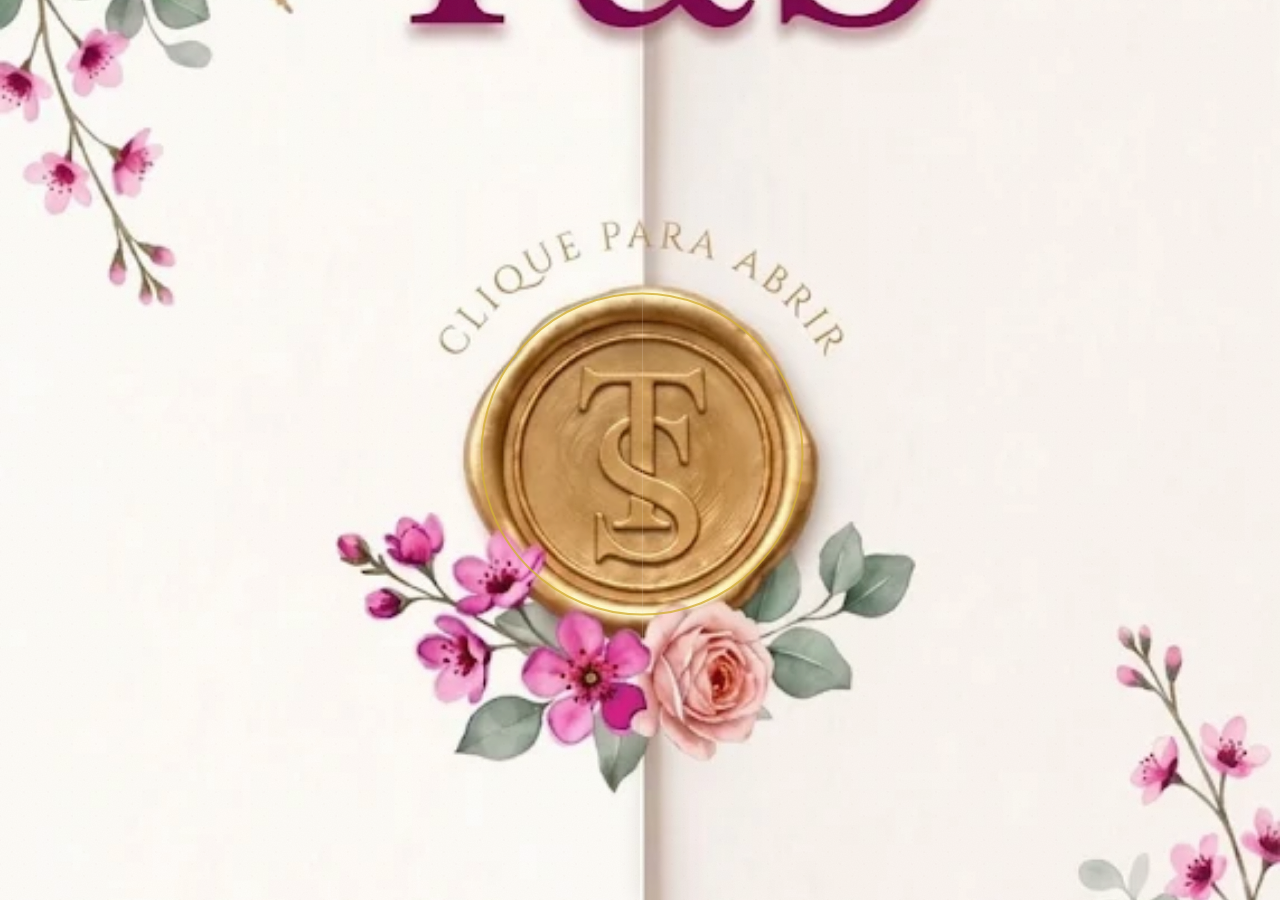
<file: index.html>
<!DOCTYPE html>
<html lang="pt-BR">
<head>
  <meta charset="UTF-8">
  <meta name="viewport" content="width=device-width, initial-scale=1.0, maximum-scale=1.0, user-scalable=no, viewport-fit=cover">
  <meta name="theme-color" content="#FAF9F6">
  <title>Convite de Casamento | T &amp; S</title>
  <meta name="description" content="Convite digital de casamento - T & S - Fevereiro de 2027">

  <!-- Open Graph / Facebook / WhatsApp -->
  <meta property="og:type" content="website">
  <meta property="og:url" content="https://sandraetutti.netlify.app/">
  <meta property="og:title" content="Casamento | Sandra &amp; Tutti">
  <meta property="og:description" content="Este é um convite para celebrar conosco a união de dois corações.">
  <meta property="og:image" content="https://sandraetutti.netlify.app/og-image.jpg">
  <meta property="og:image:width" content="1200">
  <meta property="og:image:height" content="630">
  
  <!-- Twitter -->
  <meta property="twitter:card" content="summary_large_image">
  <meta property="twitter:url" content="https://sandraetutti.netlify.app/">
  <meta property="twitter:title" content="Casamento | Sandra &amp; Tutti">
  <meta property="twitter:description" content="Este é um convite para celebrar conosco a união de dois corações.">
  <meta property="twitter:image" content="https://sandraetutti.netlify.app/og-image.jpg">

  <link rel="preconnect" href="https://fonts.googleapis.com">
  <link rel="preconnect" href="https://fonts.gstatic.com" crossorigin>
  <link href="https://fonts.googleapis.com/css2?family=Cinzel:wght@400;600&family=Cormorant+Garamond:ital,wght@1,400;1,500&family=Great+Vibes&family=Montserrat:wght@200;300;400;500;600&family=Playfair+Display:ital,wght@0,400;0,500;0,600;1,400&display=swap" rel="stylesheet">
  <link rel="stylesheet" href="style.css">
</head>
<body>

  <!-- Definições SVG reutilizáveis (flores e folhas) -->
  <svg width="0" height="0" style="position:absolute" aria-hidden="true" focusable="false">
    <defs>
      <radialGradient id="gradGold" cx="35%" cy="30%" r="80%">
        <stop offset="0%" stop-color="#F3E5AB"/>
        <stop offset="45%" stop-color="#D4AF37"/>
        <stop offset="100%" stop-color="#8A6623"/>
      </radialGradient>
      <radialGradient id="gradMagenta" cx="50%" cy="50%" r="50%">
        <stop offset="0%" stop-color="#7A1648"/>
        <stop offset="100%" stop-color="#AD1457"/>
      </radialGradient>
      <radialGradient id="gradRose" cx="50%" cy="50%" r="50%">
        <stop offset="0%" stop-color="#F4A9B8"/>
        <stop offset="100%" stop-color="#F9D5DC"/>
      </radialGradient>
      <radialGradient id="gradWine" cx="50%" cy="50%" r="50%">
        <stop offset="0%" stop-color="#3E0626"/>
        <stop offset="100%" stop-color="#5E0B3B"/>
      </radialGradient>

      <!-- Folha -->
      <symbol id="leaf" viewBox="0 0 40 90">
        <path d="M20 88 C2 60 4 25 20 2 C36 25 38 60 20 88Z" fill="#3F6249"/>
        <path d="M20 86 L20 10" stroke="#2E4A36" stroke-width="1.2" fill="none"/>
      </symbol>

      <!-- Flor de pétalas (cor vem de fill herdado via currentColor) -->
      <symbol id="bloom" viewBox="-50 -50 100 100">
        <g fill="currentColor">
          <ellipse cx="0" cy="-24" rx="15" ry="26"/>
          <ellipse cx="0" cy="-24" rx="15" ry="26" transform="rotate(60)"/>
          <ellipse cx="0" cy="-24" rx="15" ry="26" transform="rotate(120)"/>
          <ellipse cx="0" cy="-24" rx="15" ry="26" transform="rotate(180)"/>
          <ellipse cx="0" cy="-24" rx="15" ry="26" transform="rotate(240)"/>
          <ellipse cx="0" cy="-24" rx="15" ry="26" transform="rotate(300)"/>
        </g>
        <circle r="11" fill="#D4AF37" opacity="0.9"/>
        <circle r="5" fill="#8A6623"/>
      </symbol>

      <!-- Rosa/peônia (camadas concêntricas) -->
      <symbol id="rose" viewBox="-50 -50 100 100">
        <circle r="46" fill="currentColor"/>
        <circle r="34" fill="#fff" opacity="0.14"/>
        <path d="M-26 0 A26 26 0 0 1 26 0" fill="none" stroke="#000" stroke-opacity="0.18" stroke-width="2"/>
        <circle r="22" fill="#000" opacity="0.1"/>
        <path d="M-14 4 A14 14 0 0 0 14 4" fill="none" stroke="#fff" stroke-opacity="0.35" stroke-width="2"/>
        <circle r="8" fill="#000" opacity="0.18"/>
      </symbol>

      <!-- Arranjo grande de canto (desenhado para o canto superior esquerdo) -->
      <symbol id="floralCorner" viewBox="0 0 300 300">
        <!-- folhas -->
        <use href="#leaf" x="150" y="10" width="40" height="95" transform="rotate(-20 170 60)"/>
        <use href="#leaf" x="205" y="60" width="38" height="90" transform="rotate(55 224 100)"/>
        <use href="#leaf" x="20" y="150" width="38" height="92" transform="rotate(-70 40 190)"/>
        <use href="#leaf" x="95" y="150" width="34" height="85" transform="rotate(25 110 190)"/>
        <use href="#leaf" x="60" y="195" width="30" height="75" transform="rotate(-35 75 230)"/>
        <use href="#leaf" x="190" y="115" width="30" height="75" transform="rotate(95 205 150)"/>
        <!-- flores -->
        <use href="#rose"  x="20"  y="20"  width="130" height="130" style="color:#AD1457"/>
        <use href="#bloom" x="125" y="10"  width="90"  height="90"  style="color:#F4B6C2"/>
        <use href="#rose"  x="10"  y="125" width="95"  height="95"  style="color:#5E0B3B"/>
        <use href="#bloom" x="95"  y="105" width="80"  height="80"  style="color:#E8719A"/>
        <use href="#rose"  x="165" y="75"  width="62"  height="62"  style="color:#F4A9B8"/>
        <use href="#bloom" x="60"  y="200" width="58"  height="58"  style="color:#F9D5DC"/>
        <use href="#rose"  x="205" y="25"  width="48"  height="48"  style="color:#7A1648"/>
        <!-- botões dourados -->
        <circle cx="175" cy="160" r="4" fill="#D4AF37"/>
        <circle cx="130" cy="215" r="3.5" fill="#D4AF37"/>
        <circle cx="240" cy="95" r="3.5" fill="#D4AF37"/>
        <circle cx="265" cy="50" r="3" fill="#D4AF37"/>
      </symbol>

      <!-- Pequeno arranjo que abraça o lacre -->
      <symbol id="sealEmbrace" viewBox="0 0 190 80">
        <use href="#leaf" x="8"   y="8"  width="22" height="60" transform="rotate(-75 19 38)"/>
        <use href="#leaf" x="38"  y="20" width="20" height="55" transform="rotate(-40 48 48)"/>
        <use href="#leaf" x="132" y="20" width="20" height="55" transform="rotate(40 142 48)"/>
        <use href="#leaf" x="160" y="8"  width="22" height="60" transform="rotate(75 171 38)"/>
        <use href="#leaf" x="86"  y="30" width="18" height="48" transform="rotate(180 95 54)"/>
        <use href="#rose"  x="55"  y="14" width="38" height="38" style="color:#AD1457"/>
        <use href="#bloom" x="92"  y="16" width="36" height="36" style="color:#F4B6C2"/>
        <use href="#rose"  x="30"  y="32" width="26" height="26" style="color:#5E0B3B"/>
        <use href="#rose"  x="132" y="32" width="26" height="26" style="color:#F4A9B8"/>
        <use href="#bloom" x="80"  y="40" width="28" height="28" style="color:#E8719A"/>
      </symbol>

      <!-- Ornamento dourado -->
      <symbol id="ornament" viewBox="0 0 120 16">
        <path d="M2 8 H48 M72 8 H118" stroke="#B89047" stroke-width="1" fill="none"/>
        <path d="M60 1 L66 8 L60 15 L54 8Z" fill="none" stroke="#B89047" stroke-width="1.2"/>
        <circle cx="60" cy="8" r="2" fill="#D4AF37"/>
      </symbol>
    </defs>
  </svg>

  <!-- Loader -->
  <div class="loader-overlay" id="loader" aria-live="polite">
    <div class="loader-monogram">T &amp; S</div>
    <div class="loader-line"></div>
  </div>

  <!-- Textura de papel -->
  <div class="paper-texture" aria-hidden="true"></div>
  <svg class="paper-grain-svg" aria-hidden="true">
    <filter id="paperNoise">
      <feTurbulence type="fractalNoise" baseFrequency="0.8" numOctaves="3" stitchTiles="stitch"/>
      <feColorMatrix values="0 0 0 0 0.45  0 0 0 0 0.36  0 0 0 0 0.28  0 0 0 0.22 0"/>
    </filter>
    <rect width="100%" height="100%" filter="url(#paperNoise)"/>
  </svg>

  <!-- TELA 2: Convite interno (fica atrás das abas) -->
    <!-- TELA 2 a 6: Livro de Páginas Interativo (após abertura) -->
  <main class="invitation-interior" id="invitation">
    <!-- Botão de Som Mute/Unmute -->
    <button type="button" class="sound-toggle-btn" id="soundToggleBtn" aria-label="Ativar ou desativar som" title="Som">
      <svg class="sound-icon sound-icon-on" viewBox="0 0 24 24" fill="none" stroke="currentColor" stroke-width="1.8" stroke-linecap="round" stroke-linejoin="round" aria-hidden="true">
        <polygon points="11 5 6 9 2 9 2 15 6 15 11 19 11 5"></polygon>
        <path d="M15.54 8.46a5 5 0 0 1 0 7.07"></path>
        <path d="M19.07 4.93a10 10 0 0 1 0 14.14"></path>
      </svg>
      <svg class="sound-icon sound-icon-off" viewBox="0 0 24 24" fill="none" stroke="currentColor" stroke-width="1.8" stroke-linecap="round" stroke-linejoin="round" aria-hidden="true">
        <polygon points="11 5 6 9 2 9 2 15 6 15 11 19 11 5"></polygon>
        <line x1="23" y1="9" x2="17" y2="15"></line>
        <line x1="17" y1="9" x2="23" y2="15"></line>
      </svg>
    </button>

    <!-- Contêiner do Livro -->
    <div id="bookContainer" class="book-container">
      <!-- Página 1 (Save the Date) -->
      <section class="book-page page-screen2" data-page="0">
        <div class="screen2">
      <header class="floral-band floral-band-top" aria-hidden="true">
        <img class="band-flora band-left" src="flora_top.png" alt="" decoding="async">
      </header>

      <section class="screen2-content">
        <h2 class="save-date">SAVE <span class="the">the</span> DATE</h2>
        <p class="date-line">06.FEVEREIRO.2027</p>

        <figure class="photo-frame">
          <img src="foto_casal.png" alt="Sandra e Tutti" width="400" height="500">
        </figure>

        <p class="love-quote">"O amor não se mede com o tempo, mas pelo que se constrói com ele."</p>
        <p class="names">Tutti <span class="names-amp">&amp;</span> Sandra</p>
        <p class="place">NOVA PRATA DO IGUAÇU</p>

        <!-- Contador Regressivo Elegante -->
        <div class="countdown-container" id="countdownTimer" aria-label="Contagem regressiva para o casamento">
          <div class="countdown-item">
            <span class="countdown-val" id="cdDays">000</span>
            <span class="countdown-lbl">dias</span>
          </div>
          <span class="countdown-sep">•</span>
          <div class="countdown-item">
            <span class="countdown-val" id="cdHours">00</span>
            <span class="countdown-lbl">horas</span>
          </div>
          <span class="countdown-sep">•</span>
          <div class="countdown-item">
            <span class="countdown-val" id="cdMins">00</span>
            <span class="countdown-lbl">min</span>
          </div>
          <span class="countdown-sep">•</span>
          <div class="countdown-item">
            <span class="countdown-val" id="cdSecs">00</span>
            <span class="countdown-lbl">seg</span>
          </div>
        </div>

        <!-- Botão Adicionar ao Calendário -->
        <button type="button" class="btn-cal-action" id="addToCalBtn" title="Adicionar à minha agenda">
          <svg class="btn-cal-icon" viewBox="0 0 24 24" fill="none" stroke="currentColor" stroke-width="1.6" stroke-linecap="round" stroke-linejoin="round" aria-hidden="true">
            <rect x="3" y="4" width="18" height="18" rx="2" ry="2"></rect>
            <line x1="16" y1="2" x2="16" y2="6"></line>
            <line x1="8" y1="2" x2="8" y2="6"></line>
            <line x1="3" y1="10" x2="21" y2="10"></line>
            <line x1="12" y1="14" x2="12" y2="18"></line>
            <line x1="10" y1="16" x2="14" y2="16"></line>
          </svg>
          <span>ADICIONAR À AGENDA</span>
        </button>
      </section>

      <footer class="floral-band floral-band-bottom" aria-hidden="true">
        <img class="band-flora band-right" src="flora_bottom.png" alt="" decoding="async">
      </footer>
    </div>
      </section>

      <!-- Página 2 (Convite Oficial) -->
      <section class="book-page page-screen3" data-page="1">
        <section class="screen3" id="convite-oficial">
      <img class="s3-flora s3-flora-top" loading="lazy" decoding="async" src="flora_top.png" alt="" aria-hidden="true">
      <img class="s3-flora s3-flora-bottom" loading="lazy" decoding="async" src="flora_bottom.png" alt="" aria-hidden="true">

      <div class="s3-content">
        <h2 class="s3-monogram">T<span>&amp;</span>S</h2>
        <br>
        <p class="s3-text">Com a bênção de Deus e a presença de nossos filhos, é com imensa alegria que convidamos você e sua família para celebrar o nosso casamento.</p>
<br>         
        <div class="s3-names">
          <span class="s3-name">Sandra Maria Santi</span>
          <span class="s3-amp">&amp;</span>
          <span class="s3-name">Jorge de Oliveira (Tutti)</span>
        </div>
<br>
        <div class="s3-when">
          <p class="s3-date">Sábado, 06 de Fevereiro de 2027</p>
     
          <p class="s3-place">Nova Prata do Iguaçu - PR</p>
        </div>
      </div>
    </section>
      </section>

      <!-- Página 3 (Cerimônia e Festa) -->
      <section class="book-page page-screen4" data-page="2">
        <section class="screen4" id="cerimonia-festa">
      <img class="s3-flora s3-flora-top" loading="lazy" decoding="async" src="flora_top.png" alt="" aria-hidden="true">
      <img class="s3-flora s3-flora-bottom" loading="lazy" decoding="async" src="flora_bottom.png" alt="" aria-hidden="true">

      <div class="s4-content">
        <article class="s4-block">
          <svg class="s4-icon" viewBox="0 0 64 64" fill="none" stroke="currentColor" stroke-width="1.5" stroke-linecap="round" stroke-linejoin="round" aria-hidden="true">
            <path d="M32 4v8M28 8h8"/>
            <path d="M32 12L18 24v18h28V24L32 12z"/>
            <path d="M26 42V32a6 6 0 0 1 12 0v10"/>
            <path d="M18 24H10v18h8M46 24h8v18h-8"/>
            <path d="M6 42h52"/>
            <circle cx="27" cy="53" r="5.5"/>
            <circle cx="37" cy="53" r="5.5"/>
          </svg>
          <h2 class="s4-title">A Cerimônia</h2>
          <p class="s4-place">Paróquia Nossa Senhora do Bom Parto</p>
          <p class="s4-time">Início da cerimônia às 17h</p>
          <p class="s4-address">Av. Iguaçu 420, Centro<br>Nova Prata do Iguaçu - PR</p>
          <a class="s4-btn" href="https://maps.google.com/?q=Par%C3%B3quia+Nossa+Senhora+do+Bom+Parto+Nova+Prata+do+Igua%C3%A7u" target="_blank" rel="noopener">VER LOCALIZAÇÃO NO GPS</a>
        </article>

        <article class="s4-block s4-block-party">
          <h2 class="s4-title">A Festa</h2>
          <p class="s4-place">Restaurante Águia / Maninho</p>
          <p class="s4-address">Rua Francisco Ioth, 690<br>Nova Prata do Iguaçu - PR</p>
          <a class="s4-btn" href="https://maps.google.com/?q=Restaurante+Aguia+Maninho+Nova+Prata+do+Igua%C3%A7u" target="_blank" rel="noopener">
            <svg class="s4-btn-icon" viewBox="0 0 24 24" fill="none" stroke="currentColor" stroke-width="1.5" stroke-linecap="round" stroke-linejoin="round" style="margin-right:8px;"><path d="M21 10c0 7-9 13-9 13s-9-6-9-13a9 9 0 0 1 18 0z"></path><circle cx="12" cy="10" r="3"></circle></svg>
            <span>VER LOCALIZAÇÃO NO GPS</span>
          </a>
        </article>

        <p class="s4-monogram">T<span>&amp;</span>S</p>
      </div>
    </section>
      </section>

      <!-- Página 4 (Confirmação e Paleta) -->
      <section class="book-page page-screen5" data-page="3">
        <section class="screen5" id="confirmacao">
      <img class="s3-flora s3-flora-top" loading="lazy" decoding="async" src="flora_top.png" alt="" aria-hidden="true">
      <img class="s3-flora s3-flora-bottom" loading="lazy" decoding="async" src="flora_bottom.png" alt="" aria-hidden="true">

      <div class="s5-content">
        <header class="s5-head">
          <svg class="s4-icon" viewBox="0 0 64 64" fill="none" stroke="currentColor" stroke-width="1.5" stroke-linecap="round" stroke-linejoin="round" aria-hidden="true">
            <rect x="8" y="12" width="48" height="44" rx="5"/>
            <path d="M8 24h48M20 6v10M44 6v10"/>
            <path d="M32 50s-9-5.6-9-12a5 5 0 0 1 9-3 5 5 0 0 1 9 3c0 6.4-9 12-9 12z"/>
          </svg>
          <h2 class="s5-title">Confirmação<br>de Presença</h2>
          <p class="s5-intro">A sua presença tornará o nosso dia ainda mais especial e inesquecível!</p>
        </header>

        <div class="s5-box">
          <p class="s5-box-text">Por favor, confirme sua presença até o dia</p>
          <p class="s5-deadline">10 de Janeiro de 2027</p>
          <a class="s5-btn" href="https://wa.me/5546991037418?text=Confirmo%20presenca%20no%20casamento!" target="_blank" rel="noopener">
  <svg viewBox="0 0 24 24" width="18" height="18" fill="currentColor" style="margin-right: 8px;">
    <path d="M17.472 14.382c-.297-.149-1.758-.867-2.03-.967-.273-.099-.471-.148-.67.15-.197.297-.767.966-.94 1.164-.173.199-.347.223-.644.075-.297-.15-1.255-.463-2.39-1.475-.878-.788-1.47-1.761-1.643-2.059-.173-.297-.018-.458.13-.606.134-.133.298-.347.446-.52.149-.174.198-.298.298-.497.099-.198.05-.371-.025-.52-.075-.149-.669-1.612-.916-2.207-.242-.579-.487-.5-.669-.51a12.8 12.8 0 0 0-.57-.015c-.198 0-.52.074-.792.372-.272.297-1.04 1.016-1.04 2.479 0 1.462 1.065 2.875 1.213 3.074.149.198 2.096 3.2 5.077 4.487.709.306 1.262.489 1.694.625.712.227 1.36.195 1.871.118.571-.085 1.758-.719 2.006-1.413.248-.694.248-1.289.173-1.413-.074-.124-.272-.198-.57-.347m-5.421 7.403h-.004a9.87 9.87 0 0 1-5.031-1.378l-.361-.214-3.741.982.998-3.648-.235-.374a9.86 9.86 0 0 1-1.51-5.26c.001-5.45 4.436-9.884 9.888-9.884 2.64 0 5.122 1.03 6.988 2.898a9.825 9.825 0 0 1 2.893 6.994c-.003 5.45-4.437 9.884-9.885 9.884m8.413-18.297A11.815 11.815 0 0 0 12.05 0C5.495 0 .16 5.335.157 11.892c0 2.096.547 4.142 1.588 5.945L.057 24l6.305-1.654a11.882 11.882 0 0 0 5.683 1.448h.005c6.554 0 11.89-5.335 11.893-11.893a11.821 11.821 0 0 0-3.48-8.413Z"/>
  </svg>
  <span>CONFIRMAR PRESENÇA VIA WHATSAPP</span>
</a>
        </div>

        <div class="s5-divider" aria-hidden="true">
          <span class="s5-line"></span>
          <span class="s5-line"></span>
        </div>

        <p class="s5-monogram s6-monogram" style="margin-top:20px;">T<span>&amp;</span>S</p>
      </div>
    </section>
      </section>

      <!-- Página 5: Presentes -->
      <section class="book-page page-screen6" data-page="4">
        <section class="screen6" id="presentes">
          <img class="s3-flora s3-flora-top" loading="lazy" decoding="async" src="flora_top.png" alt="" aria-hidden="true">
          <img class="s3-flora s3-flora-bottom" loading="lazy" decoding="async" src="flora_bottom.png" alt="" aria-hidden="true">

          <div class="s6-content s-gift-content">
            <!-- Ícone de Presente/Caixa -->
            <svg class="s4-icon" viewBox="0 0 24 24" fill="none" stroke="currentColor" stroke-width="1.2" stroke-linecap="round" stroke-linejoin="round" aria-hidden="true">
              <path d="M20 12v8H4v-8"/>
              <rect x="2" y="7" width="20" height="5"/>
              <path d="M12 22V7"/>
              <path d="M12 7H7.5a2.5 2.5 0 0 1 0-5C11 2 12 7 12 7z"/>
              <path d="M12 7h4.5a2.5 2.5 0 0 0 0-5C13 2 12 7 12 7z"/>
            </svg>
            
            <p class="s6-text s-gift-text">
              A sua presença é o presente mais valioso que poderíamos receber!<br><br>
              Se, ainda assim, fizer questão de nos presentear com uma lembrança material, teremos uma urna disponível no dia da recepção para contribuições em dinheiro.<br><br>
              O mais importante para nós é celebrar ao seu lado!
            </p>

            <p class="s6-monogram" style="margin-top:20px;">T<span>&amp;</span>S</p>
          </div>
        </section>
      </section>

      <!-- Página 6 (Encerramento) -->
      <section class="book-page page-screen7" data-page="5">
        <section class="screen7" id="encerramento">
          <img class="s3-flora s3-flora-top" loading="lazy" decoding="async" src="flora_top.png" alt="" aria-hidden="true">
          <img class="s3-flora s3-flora-bottom" loading="lazy" decoding="async" src="flora_bottom.png" alt="" aria-hidden="true">

          <div class="s7-content">
            <svg class="s4-icon" viewBox="0 0 64 64" fill="none" stroke="currentColor" stroke-width="1.5" stroke-linecap="round" stroke-linejoin="round" aria-hidden="true">
              <g transform="rotate(-20 32 32)">
                <circle cx="23" cy="34" r="14"/>
                <circle cx="23" cy="34" r="10.5" opacity="0.6"/>
                <path d="M19 15l4-6 4 6-4 4z"/>
              </g>
              <g transform="rotate(20 32 32)">
                <circle cx="41" cy="34" r="14"/>
                <circle cx="41" cy="34" r="10.5" opacity="0.6"/>
              </g>
            </svg>

            <h2 class="s7-title">Esperamos<br>por vocês!</h2>
            <p class="s7-text">Com carinho e alegria, esperamos vocês para celebrar este momento tão especial e único em nossas vidas.</p>

            <div class="s7-footer">
              <p class="s7-monogram">T<span>&amp;</span>S</p>
              <p class="s7-date">06 . FEVEREIRO . 2027</p>
            </div>
          </div>
        </section>
      </section>
    </div>

    <!-- Botões de Navegação Lateral -->
    <button type="button" class="nav-arrow nav-arrow-prev" id="prevPageBtn" aria-label="Página anterior">
      <svg viewBox="0 0 24 24" fill="none" stroke="currentColor" stroke-width="2" stroke-linecap="round" stroke-linejoin="round" aria-hidden="true">
        <polyline points="15 18 9 12 15 6"></polyline>
      </svg>
    </button>
    <button type="button" class="nav-arrow nav-arrow-next" id="nextPageBtn" aria-label="Próxima página">
      <svg viewBox="0 0 24 24" fill="none" stroke="currentColor" stroke-width="2" stroke-linecap="round" stroke-linejoin="round" aria-hidden="true">
        <polyline points="9 18 15 12 9 6"></polyline>
      </svg>
    </button>

    <!-- Indicador de Páginas (Pontinhos sutis) -->
    <div class="page-indicators" id="pageIndicators" aria-hidden="true">
      <span class="dot active" data-index="0"></span>
      <span class="dot" data-index="1"></span>
      <span class="dot" data-index="2"></span>
      <span class="dot" data-index="3"></span>
      <span class="dot" data-index="4"></span>
      <span class="dot" data-index="5"></span>
    </div>

    <audio id="bgMusic" preload="auto" loop>
      <source src="amor.aac" type="audio/aac">
    </audio>
  </main>

  <!-- TELA 1: Envelope com duas abas (arte da image_0.png sem o lacre) -->
  <div class="envelope-wrapper" id="envelopeWrapper">
    <div class="flap flap-left left-flap" aria-hidden="true"></div>
    <div class="flap flap-right right-flap" aria-hidden="true"></div>

    <!-- Lacre + texto "CLIQUE PARA ABRIR": camada própria, acima das abas, inteiro -->
    <button type="button" class="wax-seal-btn" id="waxSealBtn" aria-label="Clique para abrir o convite">
      <span class="seal-half seal-half-left" aria-hidden="true"></span>
      <span class="seal-half seal-half-right" aria-hidden="true"></span>
      <span class="seal-ring" aria-hidden="true"></span>
    </button>
  </div>

  <!-- Símbolo do lacre de cera -->
  <svg width="0" height="0" style="position:absolute" aria-hidden="true">
    <defs>
      <symbol id="waxSeal" viewBox="0 0 112 112">
        <path d="M56 4 C70 2 80 10 90 14 C104 22 110 36 108 52 C112 68 104 84 92 94 C80 106 62 110 48 108 C30 108 14 98 8 82 C0 66 2 48 10 34 C18 18 36 6 56 4Z" fill="url(#gradGold)"/>
        <circle cx="56" cy="56" r="40" fill="none" stroke="#8A6623" stroke-width="1.5" opacity="0.6"/>
        <circle cx="56" cy="56" r="36" fill="none" stroke="#F3E5AB" stroke-width="1" opacity="0.7"/>
        <text x="56" y="67" text-anchor="middle" font-family="Playfair Display, serif" font-size="32" font-weight="600" fill="#8A6623" opacity="0.55" transform="translate(1.2 1.2)">TS</text>
        <text x="56" y="67" text-anchor="middle" font-family="Playfair Display, serif" font-size="32" font-weight="600" fill="#F3E5AB">TS</text>
      </symbol>
    </defs>
  </svg>

  <script src="script.js"></script>
</body>
</html>
</file>
<file: style.css>
:root {
  --bg-pearl: #FAF9F6;
  --bg-pearl-warm: #F5F2EB;
  --wine-dark: #5E0B3B;
  --wine-medium: #7A1648;
  --magenta: #AD1457;
  --rose-light: #F4C2C2;
  --gold-primary: #D4AF37;
  --gold-matte: #B89047;
  --gold-light: #F3E5AB;
  --gold-dark: #8A6623;
  --leaf-dark: #2E4A36;
  --leaf-mid: #4A6B53;
  --text-body: #3D2B35;
  --text-muted: #6E5A63;
  --flap-transition: transform 1.5s cubic-bezier(0.25, 1, 0.5, 1);
}

@font-face {
  font-family: 'Caramella';
  src: url('caramella.ttf') format('truetype');
  font-weight: normal;
  font-style: normal;
  font-display: swap;
}

*, *::before, *::after {
  box-sizing: border-box;
  margin: 0;
  padding: 0;
  -webkit-tap-highlight-color: transparent;
}

html, body {
  width: 100%;
  height: 100%;
  background-color: var(--bg-pearl);
  color: var(--text-body);
  font-family: 'Montserrat', sans-serif;
  overflow: hidden;
  position: relative;
  -webkit-font-smoothing: antialiased;
  touch-action: pan-x pan-y; /* Permite scroll, mas bloqueia zoom nativo */
}

body.is-opened {
  overflow-y: auto;
  overflow-x: hidden;
}

/* ==========================================
   LOADER INICIAL
========================================== */
.loader-overlay {
  position: fixed;
  inset: 0;
  z-index: 9999;
  background-color: var(--bg-pearl);
  display: flex;
  flex-direction: column;
  align-items: center;
  justify-content: center;
  gap: 16px;
  transition: opacity 0.6s ease, visibility 0.6s ease;
}

.loader-overlay.hidden {
  opacity: 0;
  visibility: hidden;
  pointer-events: none;
}

.loader-monogram {
  font-family: 'Cinzel', serif;
  font-size: 2rem;
  color: var(--wine-dark);
  letter-spacing: 0.15em;
  animation: pulseLoader 1.6s ease-in-out infinite;
}

.loader-line {
  width: 80px;
  height: 2px;
  background: linear-gradient(90deg, transparent, var(--gold-matte), transparent);
}

@keyframes pulseLoader {
  0%, 100% { opacity: 0.4; transform: scale(0.97); }
  50% { opacity: 1; transform: scale(1.03); }
}

/* ==========================================
   TEXTURA DE PAPEL DE ALTA QUALIDADE
========================================== */
.paper-texture {
  pointer-events: none;
  position: fixed;
  inset: 0;
  z-index: 50;
  opacity: 0.35;
  mix-blend-mode: multiply;
  background-image:
    radial-gradient(rgba(184, 144, 71, 0.06) 1px, transparent 0),
    radial-gradient(rgba(94, 11, 59, 0.04) 1px, transparent 0);
  background-size: 24px 24px;
  background-position: 0 0, 12px 12px;
}

.paper-grain-svg {
  position: fixed;
  inset: 0;
  width: 100%;
  height: 100%;
  pointer-events: none;
  z-index: 49;
  opacity: 0.22;
}

/* ==========================================
   TELA 1: O ENVELOPE (ABAS ESQUERDA E DIREITA)
========================================== */
.envelope-wrapper {
  position: fixed;
  inset: 0;
  width: 100vw;
  height: 100dvh;
  z-index: 30;
  display: flex;
  pointer-events: auto;
  overflow: hidden;
}

.envelope-wrapper.opened {
  pointer-events: none;
}

.flap {
  position: relative;
  width: 50vw;
  height: 100dvh;
  background-color: var(--bg-pearl);
  background-image:
    linear-gradient(135deg, rgba(255,255,255,0.6) 0%, rgba(245,242,235,0.4) 100%);
  transition: var(--flap-transition);
  will-change: transform;
  overflow: hidden;
}

/* Sombra e vinco 3D no encontro central das abas */
.flap-left {
  border-right: 1px solid rgba(184, 144, 71, 0.32);
  box-shadow:
    inset -14px 0 24px -10px rgba(61, 43, 53, 0.14),
    4px 0 18px rgba(45, 25, 35, 0.12);
  z-index: 2;
}

.flap-right {
  border-left: 1px solid rgba(255, 255, 255, 0.8);
  box-shadow:
    inset 14px 0 24px -10px rgba(61, 43, 53, 0.14),
    -4px 0 18px rgba(45, 25, 35, 0.08);
  z-index: 2;
}

/* Moldura interna dourada fina nas abas */
.flap-left::after,
.flap-right::after {
  content: '';
  position: absolute;
  top: 18px;
  bottom: 18px;
  border-top: 1px solid rgba(184, 144, 71, 0.35);
  border-bottom: 1px solid rgba(184, 144, 71, 0.35);
  pointer-events: none;
}

.flap-left::after {
  left: 18px;
  right: 0;
  border-left: 1px solid rgba(184, 144, 71, 0.35);
}

.flap-right::after {
  right: 18px;
  left: 0;
  border-right: 1px solid rgba(184, 144, 71, 0.35);
}

/* Estado aberto: desliza as abas para os lados */
.envelope-wrapper.is-opening .flap-left {
  transform: translateX(-102%);
}

.envelope-wrapper.is-opening .flap-right {
  transform: translateX(102%);
}

/* ==========================================
   ARRANJOS FLORAIS DAS ABAS
========================================== */
.floral-corner {
  position: absolute;
  pointer-events: none;
  z-index: 3;
}

.floral-top-left {
  top: -12px;
  left: -12px;
  width: min(72vw, 340px);
  height: auto;
  filter: drop-shadow(0 6px 14px rgba(94, 11, 59, 0.12));
}

.floral-bottom-right {
  bottom: -12px;
  right: -12px;
  width: min(72vw, 340px);
  height: auto;
  filter: drop-shadow(0 -4px 14px rgba(94, 11, 59, 0.12));
}

/* ==========================================
   MONOGRAMA T & S NAS ABAS DO ENVELOPE
========================================== */
.envelope-monogram-part {
  position: absolute;
  top: 29%;
  transform: translateY(-50%);
  font-family: 'Playfair Display', 'Cinzel', serif;
  font-weight: 500;
  color: var(--wine-dark);
  line-height: 1;
  user-select: none;
  z-index: 4;
  text-shadow: 0 2px 6px rgba(94, 11, 59, 0.08);
}

.monogram-t {
  right: clamp(22px, 6.5vw, 56px);
  font-size: clamp(3.6rem, 13vw, 5.6rem);
  letter-spacing: -0.02em;
}

.monogram-s {
  left: clamp(22px, 6.5vw, 56px);
  font-size: clamp(3.6rem, 13vw, 5.6rem);
  letter-spacing: -0.02em;
}

/* O "&" fica centralizado na linha da dobra, logo acima do lacre */
.monogram-amp-half {
  position: absolute;
  top: 29.5%;
  font-family: 'Playfair Display', serif;
  font-style: italic;
  font-weight: 400;
  font-size: clamp(2rem, 7.2vw, 3.1rem);
  color: var(--gold-matte);
  line-height: 1;
  user-select: none;
  z-index: 5;
}

.flap-left .monogram-amp-half {
  right: 0;
  transform: translate(50%, -50%);
}

.flap-right .monogram-amp-half {
  left: 0;
  transform: translate(-50%, -50%);
}

/* ==========================================
   LACRE DE CERA CENTRAL (BOTÃO DE ABERTURA)
========================================== */
.seal-stage {
  position: absolute;
  top: 52%;
  left: 50%;
  transform: translate(-50%, -50%);
  z-index: 10;
  display: flex;
  flex-direction: column;
  align-items: center;
  justify-content: center;
  width: 240px;
  height: 260px;
  pointer-events: none;
}

/* Texto curvado "CLIQUE PARA ABRIR" */
.curved-prompt-svg {
  width: 210px;
  height: 75px;
  margin-bottom: -26px;
  overflow: visible;
  z-index: 12;
  transition: opacity 0.45s ease, transform 0.45s ease;
}

.curved-prompt-text {
  font-family: 'Montserrat', sans-serif;
  font-size: 10.5px;
  font-weight: 500;
  fill: var(--gold-matte);
  letter-spacing: 0.26em;
  text-transform: uppercase;
}

/* Botão do lacre de cera */
.wax-seal-btn {
  position: relative;
  width: 112px;
  height: 112px;
  border: none;
  background: transparent;
  cursor: pointer;
  pointer-events: auto;
  z-index: 13;
  display: flex;
  align-items: center;
  justify-content: center;
  padding: 0;
  outline: none;
  animation: sealPulse 2.6s ease-in-out infinite;
  transition: transform 0.4s ease, opacity 0.5s ease;
}

.wax-seal-btn:hover {
  transform: scale(1.05);
}

.wax-seal-btn:active {
  transform: scale(0.96);
}

.wax-seal-btn:focus-visible {
  outline: 2px dashed var(--gold-primary);
  outline-offset: 6px;
  border-radius: 50%;
}

@keyframes sealPulse {
  0%, 100% {
    transform: scale(1);
    filter: drop-shadow(0 8px 16px rgba(94, 11, 59, 0.22));
  }
  50% {
    transform: scale(1.055);
    filter: drop-shadow(0 12px 24px rgba(212, 175, 55, 0.42));
  }
}

/* Duas metades do lacre para efeito de divisão na abertura */
.seal-half {
  position: absolute;
  inset: 0;
  width: 100%;
  height: 100%;
  transition: transform 0.75s cubic-bezier(0.4, 0, 0.2, 1), opacity 0.7s ease;
}

.seal-half-left {
  clip-path: polygon(0 0, 51% 0, 49% 25%, 52% 50%, 48% 75%, 51% 100%, 0 100%);
}

.seal-half-right {
  clip-path: polygon(51% 0, 100% 0, 100% 100%, 51% 100%, 48% 75%, 52% 50%, 49% 25%);
}

/* Pequeno arranjo de flores e folhas que abraça a base do lacre */
.seal-floral-embrace {
  width: 186px;
  height: 82px;
  margin-top: -32px;
  z-index: 11;
  filter: drop-shadow(0 4px 8px rgba(61, 43, 53, 0.14));
  transition: opacity 0.55s ease, transform 0.65s ease;
}

/* Animação do lacre quebrando/abrindo */
.envelope-wrapper.seal-breaking .wax-seal-btn {
  animation: none;
  pointer-events: none;
}

.envelope-wrapper.seal-breaking .curved-prompt-svg {
  opacity: 0;
  transform: translateY(-10px) scale(0.92);
}

.envelope-wrapper.seal-breaking .seal-half-left {
  transform: translateX(-28px) rotate(-14deg);
  opacity: 0;
}

.envelope-wrapper.seal-breaking .seal-half-right {
  transform: translateX(28px) rotate(14deg);
  opacity: 0;
}

.envelope-wrapper.seal-breaking .seal-floral-embrace {
  opacity: 0;
  transform: translateY(14px) scale(0.9);
}

/* ==========================================
   TELA 2: CONTEÚDO INTERNO DO CONVITE
========================================== */
.invitation-interior {
  position: relative;
  min-height: 100dvh;
  width: 100%;
  display: flex;
  align-items: center;
  justify-content: center;
  padding: clamp(16px, 4vw, 36px);
  z-index: 10;
  opacity: 0;
  transform: scale(0.95);
  transition: opacity 1.2s ease 0.25s, transform 1.4s cubic-bezier(0.22, 1, 0.36, 1) 0.2s;
}

body.is-opened .invitation-interior {
  opacity: 1;
  transform: scale(1);
}

.invitation-card {
  position: relative;
  width: 100%;
  max-width: 500px;
  background-color: var(--bg-pearl);
  background-image:
    radial-gradient(circle at 50% 35%, rgba(255, 255, 255, 0.85) 0%, rgba(245, 242, 235, 0.5) 100%);
  border: 1px solid rgba(184, 144, 71, 0.38);
  border-radius: 4px;
  box-shadow:
    0 20px 50px rgba(61, 43, 53, 0.1),
    0 2px 10px rgba(184, 144, 71, 0.08),
    inset 0 0 0 8px var(--bg-pearl),
    inset 0 0 0 9px rgba(184, 144, 71, 0.24);
  padding: clamp(44px, 10vw, 68px) clamp(24px, 6vw, 44px);
  text-align: center;
  overflow: hidden;
}

/* Flores nos cantos internos do convite */
.inner-floral {
  position: absolute;
  pointer-events: none;
  z-index: 1;
}

.inner-floral-tl {
  top: -10px;
  left: -10px;
  width: clamp(150px, 42vw, 210px);
  opacity: 0.94;
}

.inner-floral-br {
  bottom: -10px;
  right: -10px;
  width: clamp(150px, 42vw, 210px);
  opacity: 0.94;
}

.card-content {
  position: relative;
  z-index: 2;
  display: flex;
  flex-direction: column;
  align-items: center;
}

/* Monograma superior T & S menor */
.inner-monogram {
  font-family: 'Playfair Display', 'Cinzel', serif;
  font-size: clamp(1.5rem, 5vw, 1.9rem);
  color: var(--wine-dark);
  letter-spacing: 0.18em;
  display: inline-flex;
  align-items: center;
  gap: 8px;
  margin-bottom: 10px;
}

.inner-monogram span.amp {
  font-style: italic;
  font-weight: 400;
  color: var(--gold-matte);
  font-size: 0.85em;
}

.gold-ornament {
  width: 90px;
  height: 14px;
  margin-bottom: 18px;
}

/* Texto de bênção dos pais */
.blessing-text {
  font-family: 'Montserrat', sans-serif;
  font-size: clamp(0.75rem, 2.7vw, 0.86rem);
  font-weight: 400;
  text-transform: uppercase;
  letter-spacing: 0.16em;
  color: var(--text-muted);
  line-height: 1.7;
  max-width: 320px;
  margin-bottom: 20px;
}

/* Nomes dos noivos em fonte cursiva romântica */
.couple-names {
  font-family: 'Great Vibes', 'La Belle Aurore', cursive;
  font-weight: 400;
  font-size: clamp(2.85rem, 11vw, 4rem);
  color: var(--wine-dark);
  line-height: 1.12;
  margin: 4px 0 18px;
  text-shadow: 0 2px 10px rgba(94, 11, 59, 0.08);
}

.couple-names .couple-amp {
  color: var(--gold-matte);
  font-size: 0.78em;
  padding: 0 4px;
}

.invitation-phrase {
  font-family: 'Cormorant Garamond', 'Playfair Display', serif;
  font-style: italic;
  font-size: clamp(1.05rem, 3.6vw, 1.22rem);
  color: var(--text-body);
  line-height: 1.5;
  max-width: 340px;
  margin-bottom: 26px;
}

/* ==========================================
   DETALHES DO EVENTO (CARDS / TIPOGRAFIA)
========================================== */
.event-details {
  width: 100%;
  display: flex;
  flex-direction: column;
  gap: 14px;
  margin-bottom: 28px;
}

.date-highlight {
  padding: 14px 18px;
  border-top: 1px solid rgba(184, 144, 71, 0.4);
  border-bottom: 1px solid rgba(184, 144, 71, 0.4);
  background: rgba(250, 249, 246, 0.75);
}

.date-month-year {
  font-family: 'Cinzel', 'Playfair Display', serif;
  font-size: clamp(1.15rem, 4.2vw, 1.4rem);
  font-weight: 600;
  color: var(--wine-dark);
  letter-spacing: 0.2em;
  text-transform: uppercase;
}

.info-cards-grid {
  display: grid;
  grid-template-columns: 1fr 1fr;
  gap: 12px;
  width: 100%;
}

.info-card {
  background: rgba(255, 255, 255, 0.65);
  border: 1px solid rgba(184, 144, 71, 0.28);
  border-radius: 4px;
  padding: 14px 10px;
  display: flex;
  flex-direction: column;
  align-items: center;
  gap: 4px;
}

.info-card-icon {
  width: 20px;
  height: 20px;
  color: var(--gold-matte);
  margin-bottom: 2px;
}

.info-card-label {
  font-size: 0.68rem;
  font-weight: 600;
  letter-spacing: 0.18em;
  text-transform: uppercase;
  color: var(--gold-matte);
}

.info-card-value {
  font-family: 'Playfair Display', serif;
  font-size: 0.96rem;
  font-weight: 600;
  color: var(--wine-dark);
}

.info-card-sub {
  font-size: 0.74rem;
  color: var(--text-muted);
  line-height: 1.35;
}

/* ==========================================
   BOTÕES DE AÇÃO (CONFIRMAR PRESENÇA & PRESENTES)
========================================== */
.action-buttons {
  display: flex;
  flex-direction: column;
  gap: 11px;
  width: 100%;
  max-width: 310px;
  margin-top: 4px;
}

.btn-elegant {
  display: inline-flex;
  align-items: center;
  justify-content: center;
  gap: 10px;
  width: 100%;
  padding: 13px 20px;
  font-family: 'Montserrat', sans-serif;
  font-size: 0.76rem;
  font-weight: 500;
  letter-spacing: 0.2em;
  text-transform: uppercase;
  text-decoration: none;
  border-radius: 3px;
  cursor: pointer;
  transition: all 0.3s ease;
}

.btn-primary-wine {
  background-color: var(--wine-dark);
  color: var(--bg-pearl);
  border: 1px solid var(--wine-dark);
  box-shadow: 0 4px 14px rgba(94, 11, 59, 0.2);
}

.btn-primary-wine:hover {
  background-color: var(--wine-medium);
  transform: translateY(-1px);
  box-shadow: 0 6px 18px rgba(94, 11, 59, 0.28);
}

.btn-secondary-gold {
  background-color: transparent;
  color: var(--wine-dark);
  border: 1px solid var(--gold-matte);
}

.btn-secondary-gold:hover {
  background-color: rgba(212, 175, 55, 0.1);
  transform: translateY(-1px);
}

.replay-envelope-btn {
  margin-top: 22px;
  background: none;
  border: none;
  font-family: 'Montserrat', sans-serif;
  font-size: 0.68rem;
  letter-spacing: 0.16em;
  text-transform: uppercase;
  color: var(--gold-matte);
  cursor: pointer;
  text-decoration: underline;
  text-underline-offset: 4px;
  opacity: 0.8;
  transition: opacity 0.2s ease;
}

.replay-envelope-btn:hover {
  opacity: 1;
}

/* ==========================================
   MODAL ELEGANTE (RSVP / LISTA DE PRESENTES)
========================================== */
.modal-backdrop {
  position: fixed;
  inset: 0;
  background: rgba(42, 12, 28, 0.55);
  backdrop-filter: blur(3px);
  z-index: 100;
  display: flex;
  align-items: center;
  justify-content: center;
  padding: 20px;
  opacity: 0;
  visibility: hidden;
  transition: opacity 0.3s ease, visibility 0.3s ease;
}

.modal-backdrop.active {
  opacity: 1;
  visibility: visible;
}

.modal-box {
  background: var(--bg-pearl);
  border: 1px solid var(--gold-matte);
  box-shadow: 0 18px 40px rgba(0, 0, 0, 0.22);
  border-radius: 4px;
  padding: 28px 24px;
  width: 100%;
  max-width: 380px;
  text-align: center;
  position: relative;
  transform: translateY(12px);
  transition: transform 0.3s ease;
}

.modal-backdrop.active .modal-box {
  transform: translateY(0);
}

.modal-close {
  position: absolute;
  top: 10px;
  right: 14px;
  background: none;
  border: none;
  font-size: 1.4rem;
  color: var(--text-muted);
  cursor: pointer;
}

.modal-title {
  font-family: 'Playfair Display', serif;
  color: var(--wine-dark);
  font-size: 1.35rem;
  margin-bottom: 8px;
}

.modal-desc {
  font-size: 0.82rem;
  color: var(--text-muted);
  line-height: 1.5;
  margin-bottom: 18px;
}

.rsvp-form {
  display: flex;
  flex-direction: column;
  gap: 12px;
  text-align: left;
}

.rsvp-form label {
  font-size: 0.72rem;
  text-transform: uppercase;
  letter-spacing: 0.12em;
  color: var(--wine-dark);
  font-weight: 600;
}

.rsvp-form input,
.rsvp-form select {
  width: 100%;
  padding: 10px 12px;
  border: 1px solid rgba(184, 144, 71, 0.5);
  border-radius: 3px;
  background: #fff;
  font-family: 'Montserrat', sans-serif;
  font-size: 0.85rem;
  color: var(--text-body);
}

.rsvp-success {
  display: none;
  padding: 14px;
  background: rgba(46, 74, 54, 0.08);
  border: 1px solid rgba(46, 74, 54, 0.3);
  color: var(--leaf-dark);
  font-size: 0.82rem;
  border-radius: 3px;
  margin-top: 8px;
}

/* ==========================================
   AJUSTES RESPONSIVOS (MOBILE & TELAS PEQUENAS)
========================================== */
@media (max-height: 680px) {
  .envelope-monogram-part,
  .monogram-amp-half {
    top: 25%;
  }
  .seal-stage {
    top: 54%;
    transform: translate(-50%, -50%) scale(0.92);
  }
  .invitation-card {
    padding: 32px 20px;
  }
  .couple-names {
    font-size: 2.5rem;
  }
}

@media (min-width: 768px) {
  .flap-left::after {
    left: 32px;
    top: 28px;
    bottom: 28px;
  }
  .flap-right::after {
    right: 32px;
    top: 28px;
    bottom: 28px;
  }
  .floral-top-left,
  .floral-bottom-right {
    width: 390px;
  }
}


/* ==========================================
   ENVELOPE COM A ARTE DA image_0.png (sobrescreve regras anteriores)
========================================== */
.envelope-wrapper { --u: max(calc(100vw / 572), calc(100dvh / 1024)); }

.flap { background: var(--bg-pearl); }
.flap::after { display: none; }

/* Cada aba mostra metade da imagem (cover, centralizada) */
.flap::before {
  content: '';
  position: absolute;
  top: 0;
  width: 100vw;
  height: 100dvh;
  background: url('image_0.png') center / cover no-repeat;
}
.flap-left::before { left: 0; }
.flap-right::before { left: -50vw; }

/* Botão transparente sobre o lacre da imagem, centro em (50%, 50%) */
.wax-seal-btn {
  position: absolute;
  top: 49.8%;
  left: 50%;
  width: calc(var(--u) * 170);
  height: calc(var(--u) * 170);
  margin: 0;
  transform: translate(-50%, -50%);
  border-radius: 50%;
  animation: none;
  z-index: 10;
}
.wax-seal-btn:hover, .wax-seal-btn:active { transform: translate(-50%, -50%); }

.seal-ring {
  position: absolute;
  inset: 12%;
  border-radius: 50%;
  border: 2px solid rgba(212, 175, 55, 0.8);
  animation: ringPulse 2.2s ease-out infinite;
}
@keyframes ringPulse {
  0%   { transform: scale(0.85); opacity: 0.9; }
  100% { transform: scale(1.35); opacity: 0; }
}

.envelope-wrapper.seal-breaking .wax-seal-btn { opacity: 0; transition: opacity 0.3s ease; }

/* ==========================================
   TELA 2 REFEITA: SAVE the DATE (sobrescreve regras anteriores)
========================================== */
html, body, body.is-opened { overflow: hidden; }

.invitation-interior {
  position: fixed;
  inset: 0;
  width: 100vw;
  height: 100dvh;
  height: 100dvh;
  min-height: 0;
  display: block;
  padding: 0;
  overflow-y: auto;
  overflow-x: hidden;
  background: var(--bg-pearl);
  z-index: 10; /* abaixo das abas (z-index 30) */
}

.screen2 {
  min-height: 100%;
  display: flex;
  flex-direction: column;
  justify-content: space-between;
}

.floral-band {
  position: relative;
  flex: none;
  height: clamp(100px, 18vh, 160px);
  overflow: hidden;
  pointer-events: none;
}

.band-flora {
  position: absolute;
  width: min(62vw, 300px);
  height: auto;
}

.floral-band-top .band-left  { top: -4px; left: -6px; }
.floral-band-top .band-right { top: -4px; right: -6px; transform: scaleX(-1); }
.floral-band-bottom .band-left  { bottom: -4px; left: -6px;  transform: scaleY(-1); }
.floral-band-bottom .band-right { bottom: -4px; right: -6px; transform: rotate(180deg); }

.screen2-content {
  flex: 1;
  display: flex;
  flex-direction: column;
  align-items: center;
  justify-content: center;
  gap: clamp(10px, 2.2vh, 20px);
  padding: 8px 24px;
  text-align: center;
}

.save-date {
  font-family: 'Cinzel', 'Playfair Display', serif;
  font-weight: 600;
  font-size: clamp(1.6rem, 7vw, 2.2rem);
  letter-spacing: 0.14em;
  color: var(--wine-dark);
  line-height: 1;
}

.save-date .the {
  font-family: 'Great Vibes', cursive;
  font-weight: 400;
  font-size: 0.8em;
  letter-spacing: 0;
  text-transform: none;
  color: var(--gold-matte);
  padding: 0 2px;
}

.date-line {
  font-family: 'Montserrat', sans-serif;
  font-weight: 300;
  font-size: clamp(0.8rem, 3.2vw, 1rem);
  letter-spacing: 2px;
  color: var(--wine-dark);
}

/* ==========================================
   TELA 2: FOTO EDGE-TO-EDGE COM MOLDURA SOBREPOSTA
========================================== */
.photo-frame {
  position: relative;
  /* Quebra o padding do pai e expande para 100% da largura da tela */
  width: 100vw;
  margin-left: calc(-50vw + 50%);
  margin-right: calc(-50vw + 50%);
  height: clamp(260px, 38dvh, 420px);
  background: transparent;
  padding: 0;
  border-radius: 0;
  box-shadow: none;
  display: flex;
  align-items: center;
  justify-content: center;
  overflow: hidden;
}

.photo-frame img {
  position: absolute;
  inset: 0;
  width: 100%;
  height: 100%;
  object-fit: cover;
  object-position: center;
  border-radius: 0;
  z-index: 1;
  /* Efeito de esmaecimento suave no topo e na base */
  -webkit-mask-image: linear-gradient(to bottom, transparent 0%, black 15%, black 85%, transparent 100%);
  mask-image: linear-gradient(to bottom, transparent 0%, black 15%, black 85%, transparent 100%);
}

/* Moldura simulando o recorte sobreposto à foto */
.photo-frame::after {
  content: '';
  position: relative;
  z-index: 2;
  width: min(70vw, 280px);
  height: 82%;
  /* Borda dupla vazada elegante */
  border: 1px solid rgba(255, 255, 255, 0.6);
  outline: 1px solid var(--gold-matte);
  outline-offset: -6px;
  /* Sombra para destacar a moldura do fundo da foto */
  box-shadow: 0 8px 24px rgba(0, 0, 0, 0.25), inset 0 0 12px rgba(0, 0, 0, 0.15);
  pointer-events: none;
}

.love-quote {
  font-family: 'Playfair Display', serif;
  font-style: italic;
  font-size: clamp(0.82rem, 3.2vw, 0.95rem);
  line-height: 1.5;
  color: #8a4466;
  max-width: 290px;
}

.names {
  font-family: 'Playfair Display', serif;
  font-weight: 500;
  font-size: clamp(1.6rem, 7vw, 2.1rem);
  color: var(--wine-dark);
}

.names .names-amp {
  font-size: 0.7em;
  padding: 0 2px;
}

.place {
  font-family: 'Montserrat', sans-serif;
  font-weight: 200;
  font-size: 0.7rem;
  letter-spacing: 3px;
  color: var(--text-body);
}

/* ==========================================
   LACRE CENTRAL INDEPENDENTE (acima das abas, sem cortes)
========================================== */
.flap::before { background-image: url('image_base.png'); }
.flap-left, .flap-right { border: none; }

/* Centro do lacre na arte: (287, 514) de 572x1024 -> offset de 1u, 2u do centro da tela */
.wax-seal-btn {
  position: absolute;
  top: calc(50% + var(--u) * 2);
  left: calc(50% + var(--u));
  transform: translate(-50%, -50%);
  width: calc(var(--u) * 164);
  height: calc(var(--u) * 164);
  z-index: 100;
  border: none;
  background: transparent;
  cursor: pointer;
  padding: 0;
  animation: sealPulse 2.6s ease-in-out infinite;
}
.wax-seal-btn:hover, .wax-seal-btn:active { transform: translate(-50%, -50%); }

/* Recorte do lacre + texto curvado a partir da image_0.png (mesmos pixels da arte) */
.seal-half {
  position: absolute;
  width: calc(var(--u) * 260);
  height: calc(var(--u) * 230);
  left: calc(50% - var(--u) * 130);
  top: calc(50% - var(--u) * 115);
  background: url('image_0.png') calc(var(--u) * -157) calc(var(--u) * -399) / calc(var(--u) * 572) calc(var(--u) * 1024) no-repeat;
  -webkit-mask-image: radial-gradient(ellipse closest-side, #000 86%, transparent 100%);
          mask-image: radial-gradient(ellipse closest-side, #000 86%, transparent 100%);
  pointer-events: none;
  transform-origin: 50% 50%;
  transition: transform 0.8s cubic-bezier(0.4, 0, 0.2, 1), opacity 0.7s ease;
}
.seal-half-left  { clip-path: inset(0 50% 0 0); }
.seal-half-right { clip-path: inset(0 0 0 50%); }

.seal-ring { inset: 6%; z-index: 2; }

/* Quebra do lacre: metades se afastam e somem; texto desaparece junto */
.envelope-wrapper.seal-breaking .wax-seal-btn { animation: none; opacity: 1; pointer-events: none; }
.envelope-wrapper.seal-breaking .seal-ring { display: none; }
.envelope-wrapper.seal-breaking .seal-half-left  { transform: translate(calc(var(--u) * -34), calc(var(--u) * 10)) rotate(-12deg); opacity: 0; }
.envelope-wrapper.seal-breaking .seal-half-right { transform: translate(calc(var(--u) * 34), calc(var(--u) * 10)) rotate(12deg); opacity: 0; }

.wax-seal-btn { animation: none; } /* o "pulse" fica no anel dourado, sem sobrescrever o translate */

/* Molduras da Tela 2 com recortes florais da image_0.png (fundo transparente) */
.band-flora { height: auto; width: min(64vw, 300px); }
.floral-band-top .band-left   { top: 0; left: 0; transform: none; }
.floral-band-top .band-right  { top: 0; right: 0; left: auto; transform: scaleX(-1); }
.floral-band-bottom .band-right { bottom: 0; right: 0; transform: none; }
.floral-band-bottom .band-left  { bottom: 0; left: 0; right: auto; transform: scaleX(-1); }

/* ==========================================
   TELA 3: CONVITE OFICIAL
========================================== */
.screen3 {
  position: relative;
  min-height: 100dvh;
  min-height: 100dvh;
  display: flex;
  align-items: center;
  justify-content: center;
  padding: clamp(150px, 24vh, 210px) 24px;
  background: var(--bg-pearl);
  overflow: hidden;
}

.s3-flora {
  position: absolute;
  height: auto;
  width: min(62vw, 290px);
  pointer-events: none;
}
.s3-flora-top    { top: 0; left: 0; }
.s3-flora-bottom { bottom: 0; right: 0; }

.s3-content {
  position: relative;
  z-index: 2;
  width: 100%;
  max-width: 420px;
  display: flex;
  flex-direction: column;
  align-items: center;
  gap: clamp(22px, 4vh, 34px);
  text-align: center;
}

.s3-monogram {
  font-family: 'Playfair Display', 'Cinzel', serif;
  font-weight: 500;
  font-size: clamp(3.4rem, 15vw, 4.8rem);
  line-height: 1;
  letter-spacing: 0.02em;
  color: var(--wine-dark);
}

.s3-quote {
  font-family: 'Playfair Display', serif;
  font-style: italic;
  font-size: 1rem;
  line-height: 1.6;
  color: #7a4a63;
  max-width: 320px;
}

.s3-text {
  font-family: 'Montserrat', sans-serif;
  font-weight: 400;
  font-size: 1rem;
  line-height: 1.7;
  color: var(--text-body);
}

.s3-names {
  display: flex;
  flex-direction: column;
  align-items: center;
  gap: 6px;
  font-family: 'Playfair Display', serif;
  font-weight: 700;
  color: var(--wine-dark);
}
.s3-name { font-size: clamp(1.45rem, 6.4vw, 1.9rem); line-height: 1.2; }
.s3-amp  { font-size: 0.8em; font-weight: 400; font-size: 1.2rem; }

.s3-when { display: flex; flex-direction: column; gap: 8px; }
.s3-date {
  font-family: 'Playfair Display', serif;
  font-weight: 600;
  font-size: clamp(1.1rem, 4.8vw, 1.35rem);
  color: var(--wine-dark);
}
.s3-place {
  font-family: 'Montserrat', sans-serif;
  font-size: 0.95rem;
  color: var(--text-body);
}

/* ==========================================
   TELA 4: CERIMÔNIA E FESTA
========================================== */
.screen4 {
  position: relative;
  min-height: 100dvh;
  min-height: 100dvh;
  display: flex;
  justify-content: center;
  padding: clamp(150px, 24vh, 210px) 28px 40px;
  background: var(--bg-pearl);
  overflow: hidden;
}

.s4-content {
  position: relative;
  z-index: 2;
  width: 100%;
  max-width: 420px;
  display: flex;
  flex-direction: column;
  align-items: center;
  text-align: center;
  gap: 16px;
}

.s4-block {
  display: flex;
  flex-direction: column;
  align-items: center;
  gap: 16px;
  width: 100%;
}
.s4-block-party { margin-top: 40px; }

.s4-icon { width: 64px; height: 64px; color: var(--gold-matte); }

.s4-title {
  font-family: 'Playfair Display', serif;
  font-weight: 600;
  font-size: clamp(2rem, 8.5vw, 2.6rem);
  line-height: 1.1;
  color: var(--wine-dark);
}

.s4-place {
  font-family: 'Playfair Display', serif;
  font-size: clamp(1.15rem, 5vw, 1.4rem);
  line-height: 1.35;
  color: var(--wine-dark);
}

.s4-time {
  font-family: 'Montserrat', sans-serif;
  font-size: 0.95rem;
  letter-spacing: 0.04em;
  color: var(--text-body);
}

.s4-address {
  font-family: 'Montserrat', sans-serif;
  font-size: 0.9rem;
  line-height: 1.6;
  color: var(--text-muted);
}

.s4-btn {
  display: inline-flex;
  align-items: center;
  justify-content: center;
  gap: 10px;
  min-height: 48px;
  padding: 14px 26px;
  margin-top: 4px;
  background: #fff;
  color: var(--wine-dark);
  border: 1px solid var(--gold-matte);
  border-radius: 999px;
  box-shadow: 0 4px 14px rgba(94, 11, 59, 0.1);
  font-family: 'Montserrat', sans-serif;
  font-size: 0.78rem;
  font-weight: 500;
  letter-spacing: 0.16em;
  text-decoration: none;
  transition: background-color 0.25s ease, transform 0.15s ease, box-shadow 0.25s ease;
}
.s4-btn:hover, .s4-btn:focus-visible {
  background: #fbf3df;
  box-shadow: 0 6px 18px rgba(184, 144, 71, 0.28);
}
.s4-btn:active {
  background: #f3e5ab;
  transform: scale(0.97);
  box-shadow: 0 2px 6px rgba(94, 11, 59, 0.15);
}
.s4-btn-icon { width: 20px; height: 20px; color: var(--gold-matte); flex: none; }

.s4-monogram {
  margin-top: 56px;
  margin-bottom: clamp(110px, 20vh, 170px); /* espaço para as flores do canto inferior direito */
  font-family: 'Playfair Display', 'Cinzel', serif;
  font-weight: 500;
  font-size: clamp(3rem, 13vw, 4.2rem);
  letter-spacing: 0.04em;
  line-height: 1;
  color: var(--wine-dark);
}

/* ==========================================
   TELA 5: CONFIRMAÇÃO E PALETA
========================================== */
.screen5 {
  position: relative;
  min-height: 100dvh;
  min-height: 100dvh;
  display: flex;
  align-items: center;
  justify-content: center;
  padding: clamp(150px, 24vh, 210px) 24px;
  background: var(--bg-pearl);
  overflow: hidden;
}

.s5-content {
  position: relative;
  z-index: 2;
  width: 100%;
  max-width: 420px;
  display: flex;
  flex-direction: column;
  align-items: center;
  text-align: center;
  gap: 28px;
}

.s5-head { display: flex; flex-direction: column; align-items: center; gap: 16px; }

.s5-title {
  font-family: 'Playfair Display', serif;
  font-weight: 600;
  font-size: clamp(1.9rem, 8vw, 2.4rem);
  line-height: 1.15;
  color: var(--wine-dark);
}

.s5-intro {
  font-family: 'Montserrat', sans-serif;
  font-size: 0.95rem;
  line-height: 1.7;
  color: var(--text-body);
  max-width: 330px;
}

.s5-box {
  width: 100%;
  display: flex;
  flex-direction: column;
  align-items: center;
  gap: 14px;
  padding: 32px 22px;
  border: 1px solid var(--gold-matte);
  border-radius: 6px;
  background: rgba(255, 255, 255, 0.55);
}

.s5-box-text {
  font-family: 'Montserrat', sans-serif;
  font-size: 0.9rem;
  color: var(--text-body);
}

.s5-deadline {
  font-family: 'Playfair Display', serif;
  font-weight: 600;
  font-size: clamp(1.5rem, 6.4vw, 1.85rem);
  color: var(--wine-dark);
}

.s5-btn {
  display: inline-flex;
  align-items: center;
  justify-content: center;
  min-height: 48px;
  width: 100%;
  max-width: 320px;
  margin-top: 6px;
  padding: 14px 18px;
  background: linear-gradient(180deg, #ffffff 0%, #f8efd9 100%);
  color: var(--wine-dark);
  border: 1px solid var(--gold-matte);
  border-radius: 999px;
  box-shadow: 0 4px 14px rgba(94, 11, 59, 0.12);
  font-family: 'Montserrat', sans-serif;
  font-size: 0.74rem;
  font-weight: 600;
  letter-spacing: 0.12em;
  text-decoration: none;
  transition: background 0.25s ease, transform 0.15s ease, box-shadow 0.25s ease;
}
.s5-btn:hover, .s5-btn:focus-visible {
  background: linear-gradient(180deg, #fffaf0 0%, #f3e5ab 100%);
  box-shadow: 0 6px 18px rgba(184, 144, 71, 0.3);
}
.s5-btn:active { transform: scale(0.97); box-shadow: 0 2px 6px rgba(94, 11, 59, 0.18); }

.s5-divider {
  width: 100%;
  max-width: 300px;
  display: flex;
  align-items: center;
  gap: 12px;
}
.s5-line { flex: 1; height: 1px; background: var(--gold-matte); opacity: 0.7; }

.s5-request { display: flex; flex-direction: column; align-items: center; gap: 14px; }

.s5-request-title {
  font-family: 'Playfair Display', serif;
  font-weight: 600;
  font-size: clamp(1.4rem, 6vw, 1.7rem);
  color: var(--wine-dark);
}

.s5-request-text {
  font-family: 'Montserrat', sans-serif;
  font-size: 0.95rem;
  line-height: 1.7;
  color: var(--text-body);
  max-width: 340px;
}
.s5-request-text .fucsia { color: #C2185B; font-weight: 600; }

.s5-palette { display: flex; flex-direction: row; justify-content: center; gap: 14px; margin-top: 4px; }
.swatch {
  width: 40px;
  height: 40px;
  border-radius: 50%;
  box-shadow: 0 2px 6px rgba(61, 43, 53, 0.2);
}

.s5-caption {
  font-family: 'Montserrat', sans-serif;
  font-size: 0.68rem;
  letter-spacing: 0.14em;
  text-transform: uppercase;
  color: var(--text-muted);
}

/* ==========================================
   TELA 6: ENCERRAMENTO
========================================== */
.screen6,
.screen7 {
  position: relative;
  min-height: 100dvh;
  min-height: 100dvh;
  display: flex;
  align-items: center;
  justify-content: center;
  padding: clamp(150px, 24vh, 210px) 28px 200px; /* folga inferior para as flores e para a data */
  background: var(--bg-pearl);
  overflow: hidden;
}

.s6-content,
.s7-content {
  position: relative;
  z-index: 2;
  width: 100%;
  max-width: 400px;
  display: flex;
  flex-direction: column;
  align-items: center;
  text-align: center;
  gap: 24px;
}

.s6-title,
.s7-title {
  font-family: 'Playfair Display', serif;
  font-weight: 600;
  font-size: clamp(2.3rem, 10vw, 3rem);
  line-height: 1.15;
  color: var(--wine-dark);
}

.s6-text,
.s7-text {
  font-family: 'Montserrat', sans-serif;
  font-size: 1rem;
  line-height: 1.8;
  color: var(--text-body);
  max-width: 330px;
}

.s6-footer,
.s7-footer {
  display: flex;
  flex-direction: column;
  align-items: center;
  gap: 12px;
  margin-top: 28px;
}

.s6-monogram,
.s7-monogram {
  font-family: 'Playfair Display', 'Cinzel', serif;
  font-weight: 500;
  font-size: clamp(3.4rem, 15vw, 4.8rem);
  line-height: 1;
  letter-spacing: 0.02em;
  color: var(--wine-dark);
}

.s6-date,
.s7-date {
  font-family: 'Cinzel', 'Playfair Display', serif;
  font-weight: 400;
  font-size: 0.9rem;
  letter-spacing: 0.22em;
  color: var(--wine-dark);
}

/* ===================================================
   SISTEMA DE NAVEGAÇÃO EM LIVRO / CARDS (PÁGINAS)
=================================================== */
html, body, body.is-opened {
  overflow: hidden !important;
  width: 100vw;
  height: 100dvh;
  height: 100dvh;
}

.invitation-interior {
  position: fixed;
  inset: 0;
  width: 100vw;
  height: 100dvh;
  height: 100dvh;
  overflow: hidden;
  background: var(--bg-pearl);
  z-index: 10;
  display: block;
  perspective: 1400px; /* Perspectiva 3D para virada de página */
}

.book-container {
  position: relative;
  width: 100%;
  height: 100%;
  overflow: hidden;
  transform-style: preserve-3d;
}

/* Cada página do livro */
.book-page {
  position: absolute;
  top: 0;
  left: 0;
  width: 100%;
  height: 100%;
  overflow-y: auto;
  overflow-x: hidden;
  -webkit-overflow-scrolling: touch;
  background: var(--bg-pearl);
  display: flex;
  flex-direction: column;
  align-items: center;
  box-sizing: border-box;
  opacity: 0;
  visibility: hidden;
  pointer-events: none;
  transform-origin: left center;
  transition: transform 0.65s cubic-bezier(0.25, 1, 0.5, 1), opacity 0.55s ease, visibility 0.65s;
  will-change: transform, opacity;
  z-index: 1;
}

/* Estado: Página Ativa */
.book-page.page-active {
  opacity: 1;
  visibility: visible;
  pointer-events: auto;
  transform: translate3d(0, 0, 0) rotateY(0deg);
  z-index: 10;
}

/* Estado: Página Anterior (à esquerda, simulando folha virada) */
.book-page.page-prev {
  opacity: 0;
  visibility: hidden;
  pointer-events: none;
  transform: translate3d(-20%, 0, -80px) rotateY(-35deg);
  transform-origin: left center;
  z-index: 5;
}

/* Estado: Página Seguinte (à direita, aguardando entrada) */
.book-page.page-next {
  opacity: 0;
  visibility: hidden;
  pointer-events: none;
  transform: translate3d(20%, 0, -80px) rotateY(35deg);
  transform-origin: right center;
  z-index: 5;
}

/* Ajustes nas seções internas para preencherem 100% da página */
.page-screen2 .screen2,
.page-screen3 .screen3,
.page-screen4 .screen4,
.page-screen5 .screen5,
.page-screen6 .screen6,
.page-screen7 .screen7 {
  min-height: 100%;
  width: 100%;
  box-sizing: border-box;
}

.page-screen3 .screen3,
.page-screen4 .screen4,
.page-screen5 .screen5,
.page-screen6 .screen6,
.page-screen7 .screen7 {
  padding-top: clamp(100px, 16vh, 150px);
  padding-bottom: clamp(90px, 14vh, 130px);
}

/* ===================================================
   BOTÕES DE NAVEGAÇÃO LATERAL (SETAS)
=================================================== */
.nav-arrow {
  position: absolute;
  top: 50%;
  transform: translateY(-50%);
  width: 44px;
  height: 44px;
  border-radius: 50%;
  background: rgba(255, 255, 255, 0.85);
  border: 1px solid rgba(184, 144, 71, 0.45);
  color: var(--wine-dark);
  display: flex;
  align-items: center;
  justify-content: center;
  cursor: pointer;
  z-index: 50;
  box-shadow: 0 4px 14px rgba(94, 11, 59, 0.12);
  transition: all 0.25s ease;
  opacity: 0;
  visibility: hidden;
  pointer-events: none;
}

body.is-opened .nav-arrow {
  opacity: 0.9;
  visibility: visible;
  pointer-events: auto;
}

.nav-arrow:hover {
  background: #ffffff;
  color: var(--gold-dark);
  border-color: var(--gold-primary);
  transform: translateY(-50%) scale(1.08);
  box-shadow: 0 6px 18px rgba(184, 144, 71, 0.3);
}

.nav-arrow:active {
  transform: translateY(-50%) scale(0.95);
}

.nav-arrow:disabled,
.nav-arrow.disabled {
  opacity: 0.25 !important;
  cursor: not-allowed;
  pointer-events: none !important;
  transform: translateY(-50%) !important;
}

.nav-arrow-prev {
  left: 10px;
}

.nav-arrow-next {
  right: 10px;
}

.nav-arrow svg {
  width: 22px;
  height: 22px;
}

/* ===================================================
   BOTÃO DE SOM (MUTE / UNMUTE)
=================================================== */
.sound-toggle-btn {
  position: absolute;
  top: 16px;
  right: 16px;
  width: 40px;
  height: 40px;
  border-radius: 50%;
  background: rgba(255, 255, 255, 0.88);
  border: 1px solid rgba(184, 144, 71, 0.4);
  color: var(--wine-dark);
  display: flex;
  align-items: center;
  justify-content: center;
  cursor: pointer;
  z-index: 55;
  box-shadow: 0 3px 12px rgba(61, 43, 53, 0.1);
  transition: all 0.25s ease;
  opacity: 0;
  visibility: hidden;
  pointer-events: none;
}

body.is-opened .sound-toggle-btn {
  opacity: 0.95;
  visibility: visible;
  pointer-events: auto;
}

.sound-toggle-btn:hover {
  transform: scale(1.06);
  border-color: var(--gold-primary);
}

.sound-toggle-btn:active {
  transform: scale(0.94);
}

.sound-toggle-btn svg {
  width: 19px;
  height: 19px;
}

.sound-toggle-btn .sound-icon-off {
  display: none;
}

.sound-toggle-btn.is-muted .sound-icon-on {
  display: none;
}

.sound-toggle-btn.is-muted .sound-icon-off {
  display: block;
  color: var(--text-muted);
}

/* ===================================================
   INDICADORES DE PÁGINA (DOTS)
=================================================== */
.page-indicators {
  position: absolute;
  bottom: 12px;
  left: 50%;
  transform: translateX(-50%);
  display: flex;
  gap: 8px;
  z-index: 50;
  opacity: 0;
  visibility: hidden;
  pointer-events: none;
  transition: opacity 0.4s ease;
}

body.is-opened .page-indicators {
  opacity: 0.85;
  visibility: visible;
}

.page-indicators .dot {
  width: 7px;
  height: 7px;
  border-radius: 50%;
  background: rgba(94, 11, 59, 0.25);
  border: 1px solid rgba(184, 144, 71, 0.5);
  transition: all 0.3s ease;
}

.page-indicators .dot.active {
  width: 20px;
  border-radius: 10px;
  background: var(--wine-dark);
  border-color: var(--wine-dark);
}

@media (max-width: 480px) {
  .nav-arrow {
    width: 38px;
    height: 38px;
    background: rgba(255, 255, 255, 0.75);
  }
  .nav-arrow-prev { left: 6px; }
  .nav-arrow-next { right: 6px; }
}



/* ===================================================
   REFATORAÇÃO MOBILE-FIRST: LIMITES RÍGIDOS & ESCALA
=================================================== */

/* Garantir 100dvh em contêineres e páginas */
.invitation-interior,
.book-container {
  height: 100dvh !important;
  max-height: 100dvh !important;
  overflow: hidden !important;
}

.book-page {
  height: 100dvh !important;
  max-height: 100dvh !important;
  overflow-y: auto !important;
  overflow-x: hidden !important;
  -webkit-overflow-scrolling: touch;
}

/* Todas as telas com limites rígidos sem estourar altura */
.screen3,
.screen4,
.screen5,
.screen6,
.screen7 {
  min-height: 100% !important;
  height: 100% !important;
  max-height: 100% !important;
  overflow: hidden !important;
  display: flex !important;
  flex-direction: column !important;
  justify-content: center !important;
  align-items: center !important;
  box-sizing: border-box !important;
  /* Top: 9dvh, Right/Left: 54px (espaço das setas), Bottom: 12dvh (espaço dos dots) */
  padding: clamp(50px, 9dvh, 70px) clamp(54px, 12vw, 70px) clamp(70px, 12dvh, 90px) !important;
}

.screen2 {
  min-height: 100% !important;
  height: 100% !important;
  max-height: 100% !important;
  overflow: hidden !important;
  display: flex !important;
  flex-direction: column !important;
  justify-content: space-between !important;
  align-items: center !important;
  box-sizing: border-box !important;
  padding: 0 !important;
}


/* Flores superiores e inferiores: limites rígidos e auto containment */
.s3-flora,
.band-flora {
  max-height: 15dvh !important;
  width: auto !important;
  max-width: 45vw !important;
  object-fit: contain !important;
  pointer-events: none !important;
  z-index: 1 !important;
}

.floral-band {
  height: 14dvh !important;
  max-height: 14dvh !important;
}

/* Espaçamento vertical responsivo amarrado à altura dvh */
.screen2-content,
.s3-content,
.s4-content,
.s5-content,
.s6-content,
.s7-content {
  gap: clamp(10px, 2.2dvh, 26px) !important;
  position: relative !important;
  z-index: 5 !important;
  width: 100% !important;
  max-width: 420px !important;
  display: flex !important;
  flex-direction: column !important;
  align-items: center !important;
  text-align: center !important;
  box-sizing: border-box !important;
}

.s4-block,
.s4-block-party {
  gap: clamp(8px, 1.8dvh, 16px) !important;
}
.s4-block-party {
  margin-top: clamp(10px, 2dvh, 24px) !important;
}

/* Escalar tamanhos de fontes grandes considerando vmin / dvh */
.s3-monogram,
.s6-monogram,
.s7-monogram {
  font-size: clamp(2.4rem, 7dvh, 3.8rem) !important;
  line-height: 1 !important;
}

.s4-title,
.s5-title,
.s6-title,
.s7-title {
  font-size: clamp(1.4rem, 4.2dvh, 2.2rem) !important;
  line-height: 1.15 !important;
}

.s3-name,
.s4-place {
  font-size: clamp(1.05rem, 3dvh, 1.45rem) !important;
  line-height: 1.25 !important;
}

.save-date {
  font-size: clamp(1.3rem, 3.8dvh, 1.9rem) !important;
}

.date-line {
  font-size: clamp(0.75rem, 1.8dvh, 0.95rem) !important;
}

.s4-monogram {
  margin-top: clamp(12px, 2.5dvh, 28px) !important;
  margin-bottom: clamp(15px, 3dvh, 30px) !important;
  font-size: clamp(2.2rem, 6dvh, 3.2rem) !important;
}

.s4-icon {
  width: clamp(38px, 6dvh, 52px) !important;
  height: clamp(38px, 6dvh, 52px) !important;
}

.s5-box {
  padding: clamp(14px, 2.8dvh, 26px) clamp(14px, 3vw, 22px) !important;
  gap: clamp(6px, 1.4dvh, 14px) !important;
}

.s5-deadline {
  font-size: clamp(1.2rem, 3dvh, 1.6rem) !important;
}

.s5-palette .swatch {
  width: clamp(28px, 4.5dvh, 38px) !important;
  height: clamp(28px, 4.5dvh, 38px) !important;
}

.s6-footer,
.s7-footer {
  margin-top: clamp(10px, 2dvh, 24px) !important;
  gap: clamp(4px, 1dvh, 10px) !important;
}

/* ===================================================
   PARTÍCULAS DOURADAS FLUTUANTES (CSS)
=================================================== */
.particles-container {
  position: absolute;
  inset: 0;
  width: 100%;
  height: 100%;
  overflow: hidden;
  pointer-events: none;
  z-index: 2; /* Acima do fundo, abaixo do conteúdo das páginas */
}

.particle {
  position: absolute;
  width: 3px;
  height: 3px;
  background: var(--gold-primary);
  box-shadow: 0 0 6px #F3E5AB, 0 0 10px rgba(212, 175, 55, 0.6);
  border-radius: 50%;
  opacity: 0;
  will-change: transform, opacity;
  animation: floatParticles var(--p-duration, 8s) ease-in-out infinite;
  animation-delay: var(--p-delay, 0s);
}

@keyframes floatParticles {
  0% {
    transform: translate3d(0, 0, 0) scale(0.6);
    opacity: 0;
  }
  20% {
    opacity: var(--p-max-opacity, 0.75);
    transform: translate3d(var(--p-drift-x, 8px), -25dvh, 0) scale(1.1);
  }
  60% {
    opacity: var(--p-max-opacity, 0.6);
    transform: translate3d(calc(var(--p-drift-x, 8px) * -1), -65dvh, 0) scale(0.9);
  }
  100% {
    transform: translate3d(var(--p-drift-x, 8px), -105dvh, 0) scale(0.4);
    opacity: 0;
  }
}

/* Ajuste de visibilidade da moldura floral da tela 2 */
.screen2 {
  position: relative !important;
}

.screen2 .floral-band {
  position: absolute !important;
  left: 0 !important;
  right: 0 !important;
  width: 100% !important;
  pointer-events: none !important;
  z-index: 4 !important;
}

.screen2 .floral-band-top {
  top: 0 !important;
}

.screen2 .floral-band-bottom {
  bottom: 0 !important;
}

/* ===================================================
   COUNTDOWN TIMER & BOTÃO CALENDÁRIO (SAVE THE DATE)
=================================================== */
.countdown-container {
  display: flex;
  align-items: center;
  justify-content: center;
  gap: clamp(8px, 2vw, 14px);
  padding: 8px 16px;
  background: rgba(255, 255, 255, 0.65);
  border: 1px solid rgba(184, 144, 71, 0.35);
  border-radius: 999px;
  box-shadow: 0 4px 12px rgba(94, 11, 59, 0.05);
  margin-top: 2px;
}

.countdown-item {
  display: flex;
  flex-direction: column;
  align-items: center;
  min-width: clamp(26px, 6vw, 36px);
}

.countdown-val {
  font-family: 'Playfair Display', serif;
  font-weight: 700;
  font-size: clamp(0.95rem, 2.8dvh, 1.25rem);
  color: var(--wine-dark);
  line-height: 1;
}

.countdown-lbl {
  font-family: 'Montserrat', sans-serif;
  font-size: 0.58rem;
  font-weight: 500;
  text-transform: uppercase;
  letter-spacing: 0.1em;
  color: var(--text-muted);
  margin-top: 1px;
}

.countdown-sep {
  color: var(--gold-matte);
  font-size: 0.75rem;
  opacity: 0.6;
}

.btn-cal-action {
  display: inline-flex;
  align-items: center;
  justify-content: center;
  gap: 8px;
  min-height: 38px;
  padding: 8px 18px;
  background: transparent;
  color: var(--wine-dark);
  border: 1px solid var(--gold-matte);
  border-radius: 999px;
  font-family: 'Montserrat', sans-serif;
  font-size: 0.68rem;
  font-weight: 600;
  letter-spacing: 0.15em;
  cursor: pointer;
  transition: all 0.25s ease;
  margin-top: 2px;
}

.btn-cal-action:hover {
  background: rgba(212, 175, 55, 0.12);
  transform: translateY(-1px);
}

.btn-cal-icon {
  width: 15px;
  height: 15px;
  color: var(--gold-matte);
}

/* ===================================================
   BOTÃO & MODAL LISTA DE PRESENTES / PIX
=================================================== */
.btn-open-pix-gift {
  display: inline-flex;
  align-items: center;
  justify-content: center;
  gap: 8px;
  min-height: 44px;
  padding: 10px 22px;
  background: #ffffff;
  color: var(--wine-dark);
  border: 1px solid var(--gold-matte);
  border-radius: 999px;
  box-shadow: 0 4px 14px rgba(94, 11, 59, 0.12);
  font-family: 'Montserrat', sans-serif;
  font-size: 0.72rem;
  font-weight: 600;
  letter-spacing: 0.16em;
  cursor: pointer;
  transition: all 0.25s ease;
  margin-bottom: 8px;
}

.btn-open-pix-gift:hover {
  background: #fbf3df;
  border-color: var(--gold-primary);
  transform: translateY(-1px);
  box-shadow: 0 6px 18px rgba(184, 144, 71, 0.25);
}

.btn-open-pix-gift svg {
  color: var(--gold-matte);
}

.pix-card {
  display: flex;
  flex-direction: column;
  align-items: center;
  gap: 10px;
  padding: 18px 14px;
  background: #ffffff;
  border: 1px solid rgba(184, 144, 71, 0.4);
  border-radius: 6px;
  margin: 14px 0;
  box-shadow: inset 0 0 10px rgba(0, 0, 0, 0.02);
}

.pix-type-lbl {
  font-family: 'Montserrat', sans-serif;
  font-size: 0.72rem;
  font-weight: 600;
  text-transform: uppercase;
  letter-spacing: 0.12em;
  color: var(--gold-matte);
}

.pix-key-display {
  font-family: monospace, sans-serif;
  font-size: 0.88rem;
  padding: 8px 12px;
  background: var(--bg-pearl);
  border: 1px dashed rgba(184, 144, 71, 0.5);
  border-radius: 4px;
  color: var(--wine-dark);
  word-break: break-all;
  user-select: all;
}

.btn-copy-pix {
  font-size: 0.72rem !important;
  padding: 10px 18px !important;
}

.modal-subtext {
  font-size: 0.75rem;
  color: var(--text-muted);
  line-height: 1.4;
}



/* ===================================================
   ZONAS SEGURAS (SAFE AREAS): SETAS E DOTS
=================================================== */
.screen3,
.screen4,
.screen5,
.screen6,
.screen7 {
  min-height: 100% !important;
  height: 100% !important;
  max-height: 100% !important;
  overflow: hidden !important;
  display: flex !important;
  flex-direction: column !important;
  justify-content: center !important;
  align-items: center !important;
  box-sizing: border-box !important;
  /* Top: 9dvh, Right/Left: 54px (espaço das setas), Bottom: 12dvh (espaço dos dots) */
  padding: clamp(50px, 9dvh, 70px) clamp(54px, 12vw, 70px) clamp(70px, 12dvh, 90px) !important;
}

.screen2-content {
  gap: clamp(10px, 2.2dvh, 26px) !important;
  position: relative !important;
  z-index: 5 !important;
  width: 100% !important;
  max-width: 420px !important;
  display: flex !important;
  flex-direction: column !important;
  align-items: center !important;
  text-align: center !important;
  box-sizing: border-box !important;
  /* Padding lateral generoso para proteger das setas */
  padding: 8px clamp(54px, 12vw, 70px) !important;
}

.s3-content,
.s4-content,
.s5-content,
.s6-content,
.s7-content {
  max-width: 460px !important; /* Aumentado de 420 para 460 */
  padding: 0 !important;
}

.s3-name,
.s4-place {
  font-size: clamp(0.95rem, 2.8dvh, 1.35rem) !important;
  line-height: 1.25 !important;
}


/* ===================================================
   ANIMAÇÕES E Z-INDEX DAS FLORES
=================================================== */
.s3-flora,
.band-flora {
  max-height: 18dvh !important;
  max-width: 45vw !important;
  width: auto !important;
  object-fit: contain !important;
  pointer-events: none !important;
  z-index: 45 !important;
  transition: transform 0.8s cubic-bezier(0.25, 1, 0.5, 1), opacity 0.8s ease !important;
  will-change: transform;
}

/* Quando a página está ativa, flores vêm para a posição normal */
.book-page.page-active .s3-flora-top,
.book-page.page-active .band-left {
  transform: translate(0, 0) scale(1) !important;
}

.book-page.page-active .s3-flora-bottom,
.book-page.page-active .band-right {
  transform: translate(0, 0) scale(1) !important;
}

/* Quando a página não está ativa (anterior ou próxima), as flores se recolhem levemente para os cantos */
.book-page:not(.page-active) .s3-flora-top,
.book-page:not(.page-active) .band-left {
  transform: translate(-10%, -10%) scale(0.9) !important;
  opacity: 0.7 !important;
}

.book-page:not(.page-active) .s3-flora-bottom,
.book-page:not(.page-active) .band-right {
  transform: translate(10%, 10%) scale(0.9) !important;
  opacity: 0.7 !important;
}


/* ===================================================
   FONTE CUSTOMIZADA: CARAMELLA
=================================================== */
.love-quote,
.place,
.s3-text,
.s3-place,
.s3-date,
.s4-title,
.s4-place,
.s4-time,
.s4-address,
.s4-btn,
.s5-title,
.s5-intro,
.s5-box-text,
.s5-deadline,
.s5-btn,
.s5-request-title,
.s5-request-text,
.s5-caption,
.s6-title,
.s6-text,
.s6-date,
.s6-footer p:not(.s6-monogram),
.s7-title,
.s7-text,
.s7-date,
.s7-footer p:not(.s7-monogram) {
  font-family: 'Caramella', 'Cinzel', serif !important;
}

.s3-date,
.s4-title {
  font-weight: 700 !important;
}

/* ===================================================
   AUMENTO E SOBREPOSIÇÃO DAS FLORES (Z-INDEX 90)
=================================================== */
.s3-flora,
.band-flora {
  max-height: 24dvh !important;
  max-width: 60vw !important;
  width: auto !important;
  object-fit: contain !important;
  pointer-events: none !important;
  z-index: 90 !important;
}


/* ===================================================
   AJUSTES RIGOROSOS: FLORES 20% MAIORES & SOBREPOSIÇÃO
=================================================== */
.s3-flora,
.band-flora {
  max-height: 29dvh !important;
  max-width: 72vw !important;
  width: auto !important;
  object-fit: contain !important;
  pointer-events: none !important;
  z-index: 100 !important;
}

.screen2,
.screen2 .floral-band,
.screen2 .floral-band-top,
.screen2 .floral-band-bottom {
  z-index: 100 !important;
  overflow: visible !important;
}

/* ===================================================
   TIPOGRAFIA: TIMES NEW ROMAN
=================================================== */
.names,
.s3-monogram,
.s3-name,
.s3-amp,
.s4-monogram,
.s5-monogram,
.s6-monogram,
.s6-footer .s6-monogram,
.s7-monogram,
.s7-footer .s7-monogram {
  font-family: 'Times New Roman', Times, serif !important;
}

/* ===================================================
   AJUSTES ESPECÍFICOS NA PÁGINA 3
=================================================== */
.s3-content {
  height: 100% !important;
}

.s3-name {
  font-size: calc(clamp(1.05rem, 3dvh, 1.45rem) + 4px) !important;
}

.s3-when {
  margin-top: clamp(15px, 3dvh, 30px) !important;
  padding-top: 0 !important;
}


/* ===================================================
   AJUSTES DE ALINHAMENTO, ESPAÇAMENTO E TIPOGRAFIA
=================================================== */
/* 1. Página 2: Descer o título SAVE the DATE */
.save-date {
  margin-top: clamp(25px, 5dvh, 45px) !important;
}

/* 2. Página 3: Retirar negrito e distribuir elementos */
.s3-names,
.s3-name {
  font-weight: normal !important;
}

.s3-content {
  height: auto !important;
  gap: clamp(14px, 2.5dvh, 26px) !important;
}

.s3-when {
  margin-top: clamp(15px, 3dvh, 30px) !important;
  padding-top: 0 !important;
}

/* 3. Página 5: Ajuste de enquadramento */
.page-screen5 .s5-content {
  gap: clamp(12px, 2dvh, 20px) !important;
}

.s5-box {
  padding: clamp(16px, 2.5dvh, 22px) clamp(14px, 3vw, 20px) !important;
}


/* ===================================================
   CORREÇÃO DE PREENCHIMENTO & AMPERSAND REDIMENSIONADO
=================================================== */
.s3-monogram,
.s4-monogram,
.s5-monogram,
.s6-monogram,
.s6-footer .s6-monogram,
.s7-monogram,
.s7-footer .s7-monogram,
.s3-name,
.names {
  color: var(--wine-dark) !important;
  -webkit-text-fill-color: var(--wine-dark) !important;
  background-clip: border-box !important;
  -webkit-background-clip: border-box !important;
  text-shadow: 0 1px 2px rgba(94, 11, 59, 0.1);
}

.s3-monogram span,
.s4-monogram span,
.s5-monogram span,
.s6-monogram span,
.s7-monogram span {
  font-size: 0.75em !important;
  font-style: normal !important;
}

/* ===================================================
   CORREÇÃO DO BUG DE VETORES SOBREPOSTOS NO ANDROID
=================================================== */
.love-quote, .place, .s3-text, .s3-place, .s3-date, .s4-title, .s4-place, .s4-time, .s4-address, .s4-btn, .s5-title, .s5-intro, .s5-box-text, .s5-deadline, .s5-btn, .s5-request-title, .s5-request-text, .s5-caption, .s6-title, .s6-text, .s6-date, .s6-footer p, .s7-title, .s7-text, .s7-date, .s7-footer p {
  color: var(--wine-dark) !important;
  -webkit-text-fill-color: var(--wine-dark) !important;
  -webkit-text-stroke: 0.4px var(--wine-dark) !important;
  text-shadow: 0 0 1px var(--wine-dark) !important;
  background-clip: border-box !important;
  -webkit-background-clip: border-box !important;
}

/* ===================================================
   TELA 6: TEXTO DE PRESENTES
=================================================== */
.s-gift-text {
  max-width: 360px !important;
  margin: 10px 0 !important;
}
</file>
